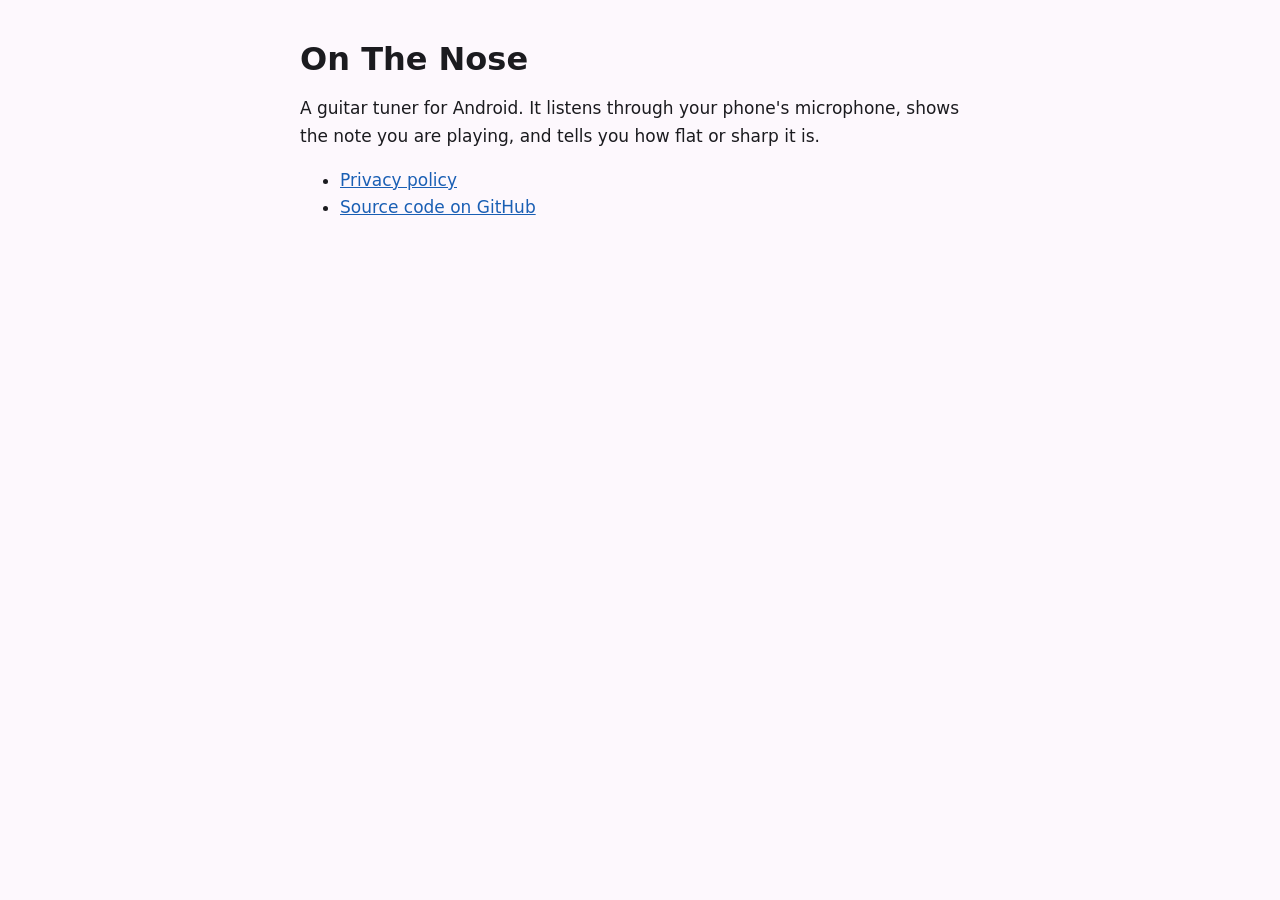
<file: index.html>
<!doctype html>
<html lang="en">
<head>
<meta charset="utf-8">
<meta name="viewport" content="width=device-width, initial-scale=1">
<title>On The Nose</title>
<link rel="stylesheet" href="style.css">
</head>
<body>
<main>
<h1>On The Nose</h1>
<p>A guitar tuner for Android. It listens through your phone's microphone, shows the note you are playing, and tells you how flat or sharp it is.</p>
<ul>
<li><a href="privacy/">Privacy policy</a></li>
<li><a href="https://github.com/davidrudder23/on-the-nose">Source code on GitHub</a></li>
</ul>
</main>
</body>
</html>
</file>
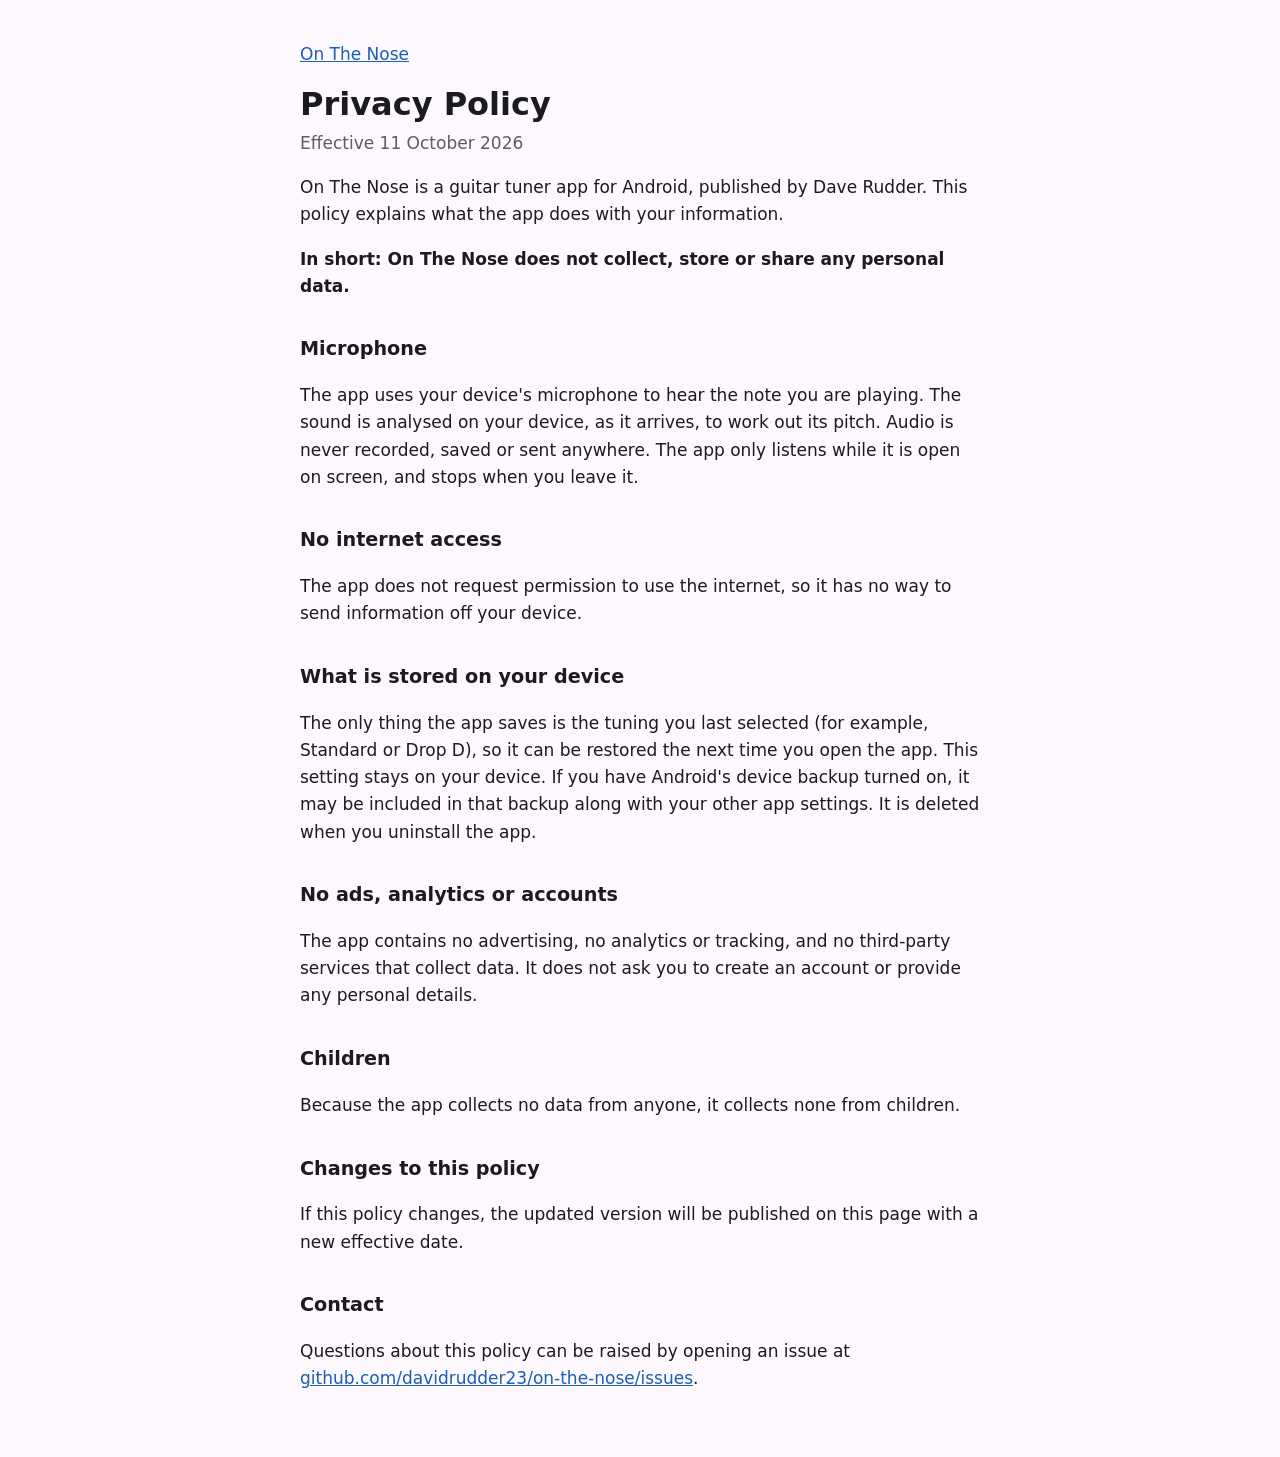
<file: privacy/index.html>
<!doctype html>
<html lang="en">
<head>
<meta charset="utf-8">
<meta name="viewport" content="width=device-width, initial-scale=1">
<title>Privacy Policy – On The Nose</title>
<link rel="stylesheet" href="../style.css">
</head>
<body>
<main>
<p><a href="../">On The Nose</a></p>
<h1>Privacy Policy</h1>
<p class="meta">Effective 11 October 2026</p>

<p>On The Nose is a guitar tuner app for Android, published by Dave Rudder. This policy explains what the app does with your information.</p>

<p><strong>In short: On The Nose does not collect, store or share any personal data.</strong></p>

<h2>Microphone</h2>
<p>The app uses your device's microphone to hear the note you are playing. The sound is analysed on your device, as it arrives, to work out its pitch. Audio is never recorded, saved or sent anywhere. The app only listens while it is open on screen, and stops when you leave it.</p>

<h2>No internet access</h2>
<p>The app does not request permission to use the internet, so it has no way to send information off your device.</p>

<h2>What is stored on your device</h2>
<p>The only thing the app saves is the tuning you last selected (for example, Standard or Drop D), so it can be restored the next time you open the app. This setting stays on your device. If you have Android's device backup turned on, it may be included in that backup along with your other app settings. It is deleted when you uninstall the app.</p>

<h2>No ads, analytics or accounts</h2>
<p>The app contains no advertising, no analytics or tracking, and no third-party services that collect data. It does not ask you to create an account or provide any personal details.</p>

<h2>Children</h2>
<p>Because the app collects no data from anyone, it collects none from children.</p>

<h2>Changes to this policy</h2>
<p>If this policy changes, the updated version will be published on this page with a new effective date.</p>

<h2>Contact</h2>
<p>Questions about this policy can be raised by opening an issue at <a href="https://github.com/davidrudder23/on-the-nose/issues">github.com/davidrudder23/on-the-nose/issues</a>.</p>
</main>
</body>
</html>
</file>
<file: style.css>
:root {
    color-scheme: light dark;
    --text: #1b1b1f;
    --muted: #5c5c66;
    --background: #fdf8fd;
    --link: #1a5fb4;
}

@media (prefers-color-scheme: dark) {
    :root {
        --text: #e6e1e6;
        --muted: #a8a3ad;
        --background: #141218;
        --link: #8ab4f8;
    }
}

body {
    margin: 0;
    padding: 24px 16px 48px;
    background: var(--background);
    color: var(--text);
    font: 17px/1.6 system-ui, -apple-system, "Segoe UI", Roboto, sans-serif;
}

main {
    max-width: 680px;
    margin: 0 auto;
}

h1 {
    font-size: 2rem;
    line-height: 1.2;
    margin: 0.5em 0 0.2em;
}

h2 {
    font-size: 1.2rem;
    margin: 1.8em 0 0.3em;
}

a {
    color: var(--link);
}

.meta {
    color: var(--muted);
    margin-top: 0;
}
</file>
